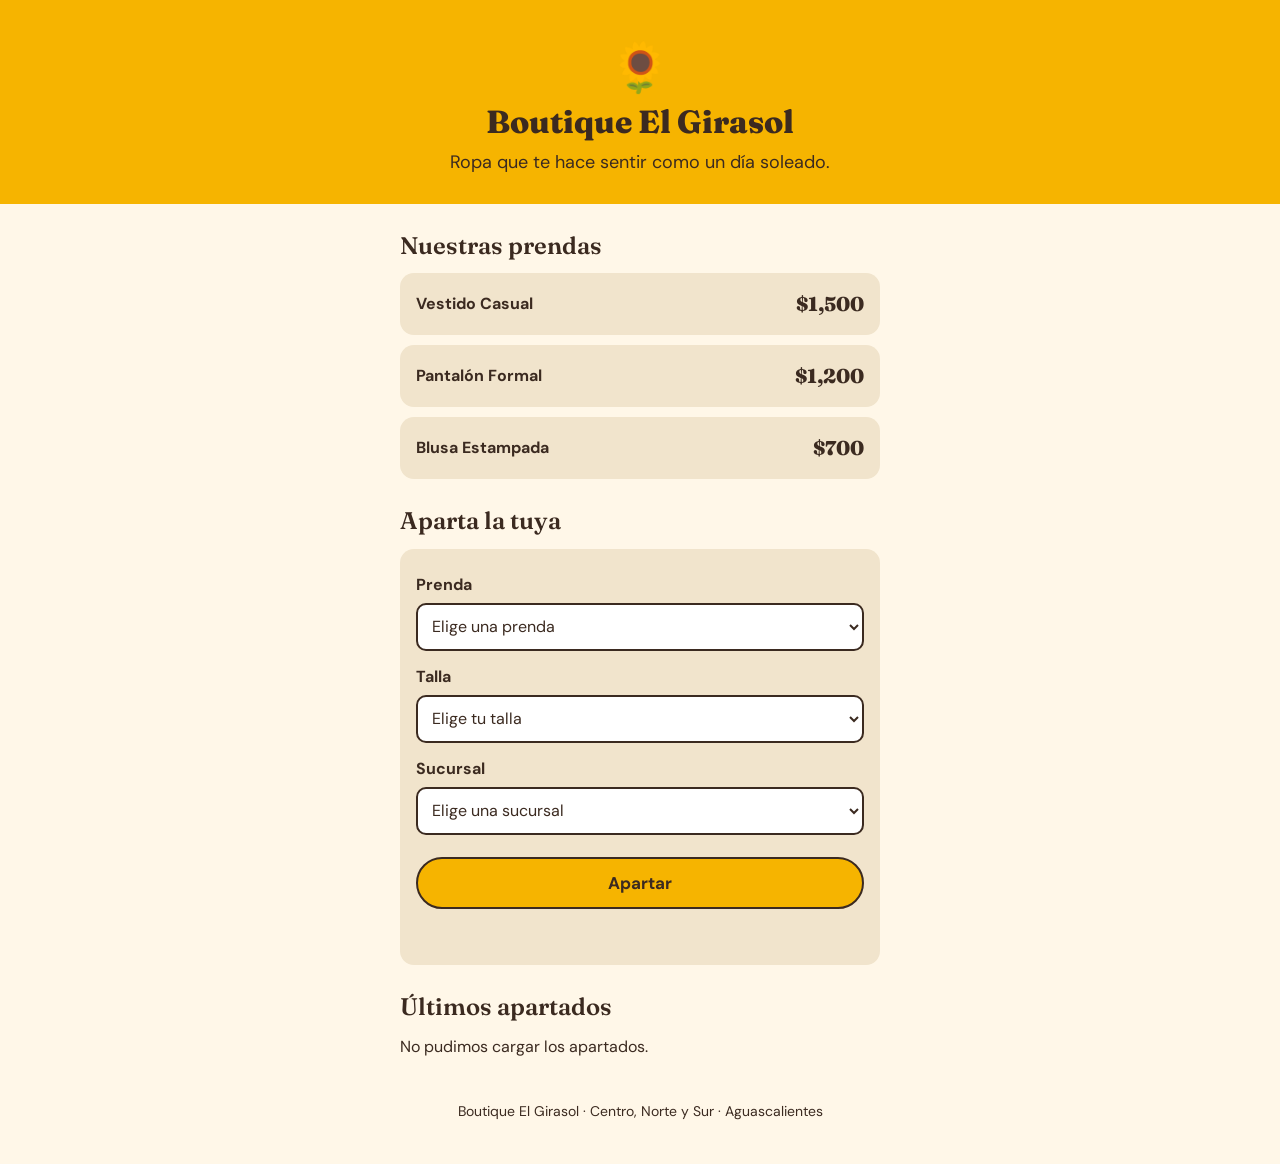
<file: index.html>
<!doctype html>
<html lang="es">
<head>
  <meta charset="utf-8">
  <meta name="viewport" content="width=device-width, initial-scale=1">
  <title>Boutique El Girasol | Aparta tu prenda</title>
  <meta name="description" content="Aparta tu prenda en Boutique El Girasol: Vestido Casual, Pantalón Formal o Blusa Estampada.">
  <link rel="preconnect" href="https://fonts.googleapis.com">
  <link rel="preconnect" href="https://fonts.gstatic.com" crossorigin>
  <link href="https://fonts.googleapis.com/css2?family=DM+Sans:wght@400;700&family=Fraunces:wght@600;800&display=swap" rel="stylesheet">
  <link rel="stylesheet" href="estilos.css">
</head>
<body>
  <header class="portada">
    <p class="sol" aria-hidden="true">🌻</p>
    <h1>Boutique El Girasol</h1>
    <p class="frase">Ropa que te hace sentir como un día soleado.</p>
  </header>

  <main>
    <section aria-labelledby="prendas">
      <h2 id="prendas">Nuestras prendas</h2>
      <ul class="prendas">
        <li><span class="nombre">Vestido Casual</span><span class="precio">$1,500</span></li>
        <li><span class="nombre">Pantalón Formal</span><span class="precio">$1,200</span></li>
        <li><span class="nombre">Blusa Estampada</span><span class="precio">$700</span></li>
      </ul>
    </section>

    <section aria-labelledby="apartar">
      <h2 id="apartar">Aparta la tuya</h2>
      <form id="apartado">
        <label for="prenda">Prenda</label>
        <select id="prenda" name="prenda" required>
          <option value="" selected disabled>Elige una prenda</option>
          <option>Vestido Casual</option>
          <option>Pantalón Formal</option>
          <option>Blusa Estampada</option>
        </select>

        <label for="talla">Talla</label>
        <select id="talla" name="talla" required>
          <option value="" selected disabled>Elige tu talla</option>
          <option>CH</option>
          <option>M</option>
          <option>G</option>
          <option>XG</option>
        </select>

        <label for="sucursal">Sucursal</label>
        <select id="sucursal" name="sucursal" required>
          <option value="" selected disabled>Elige una sucursal</option>
          <option>Centro</option>
          <option>Norte</option>
          <option>Sur</option>
        </select>

        <button type="submit">Apartar</button>
        <p id="mensaje" role="status" aria-live="polite"></p>
      </form>
    </section>

    <section aria-labelledby="ultimos">
      <h2 id="ultimos">Últimos apartados</h2>
      <ul id="lista" class="prendas" aria-live="polite"></ul>
    </section>
  </main>

  <footer><p>Boutique El Girasol · Centro, Norte y Sur · Aguascalientes</p></footer>
  <script src="app.js"></script>
</body>
</html>
</file>
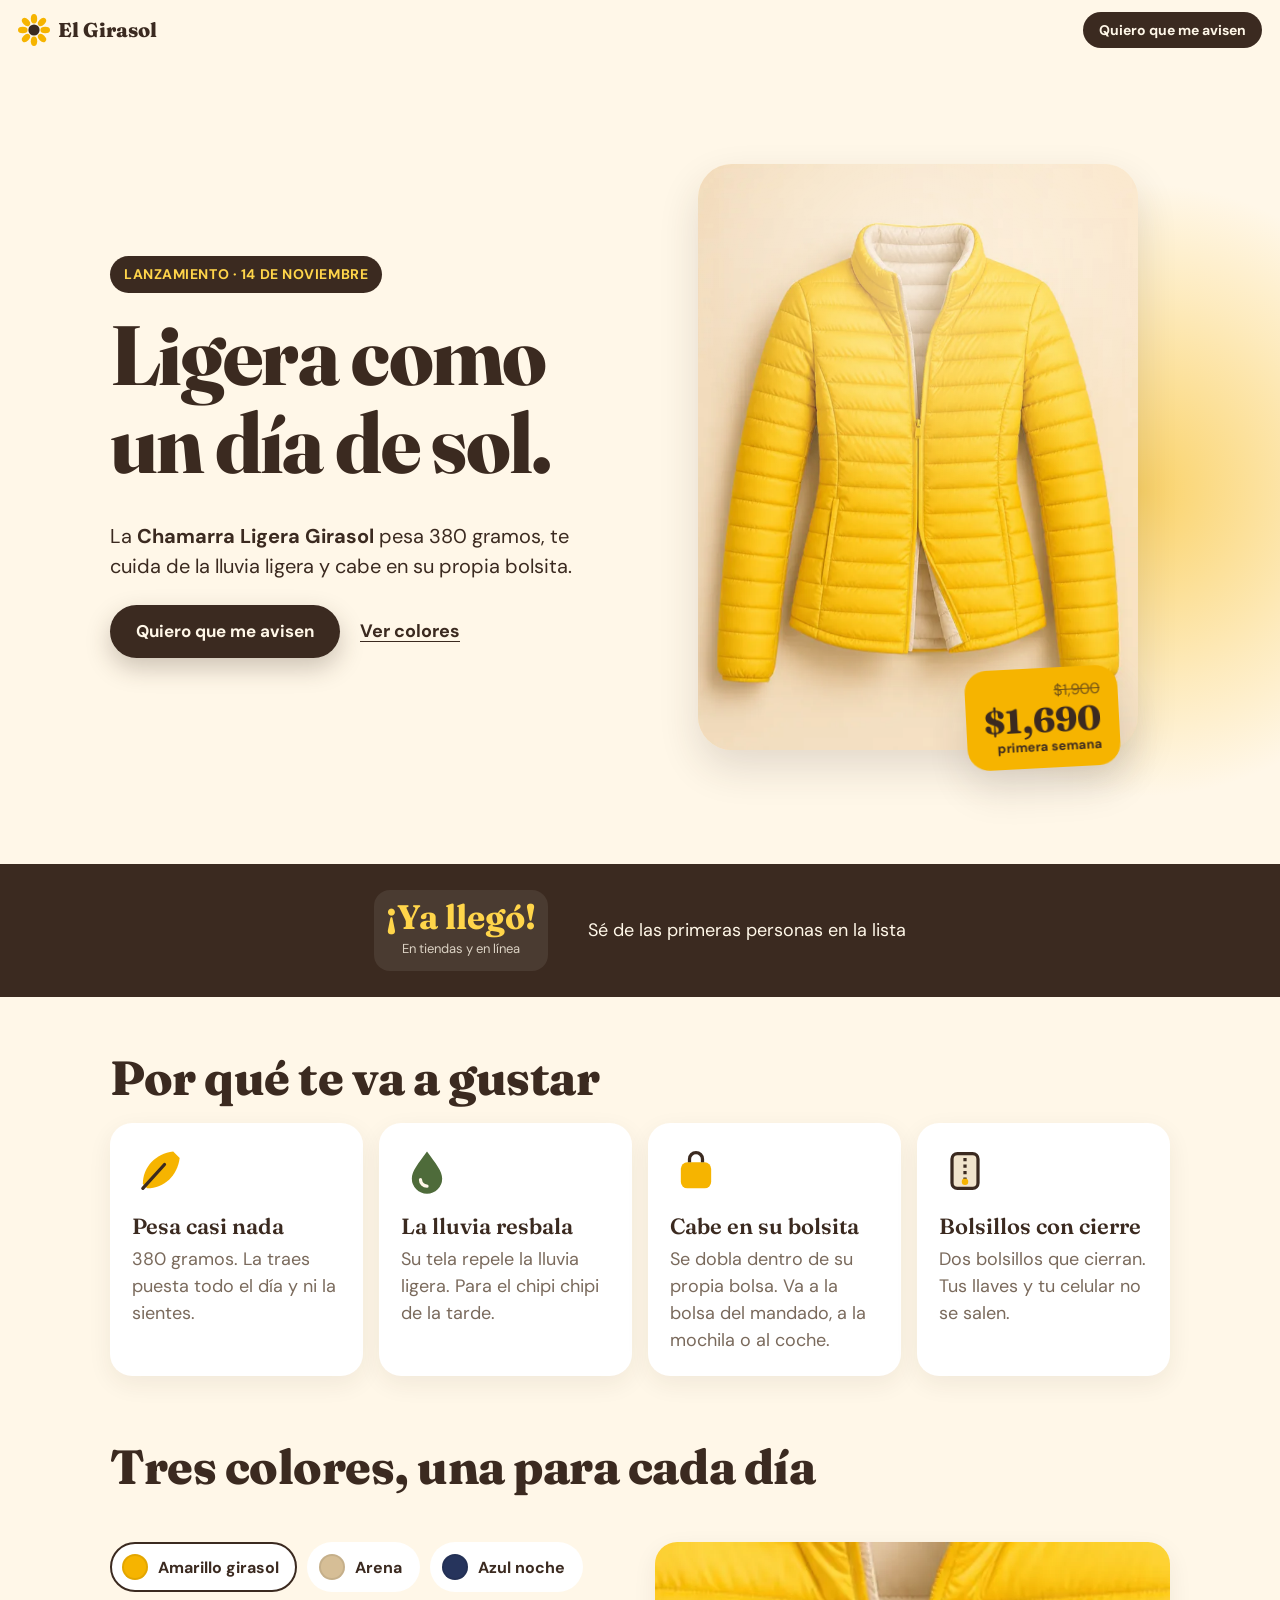
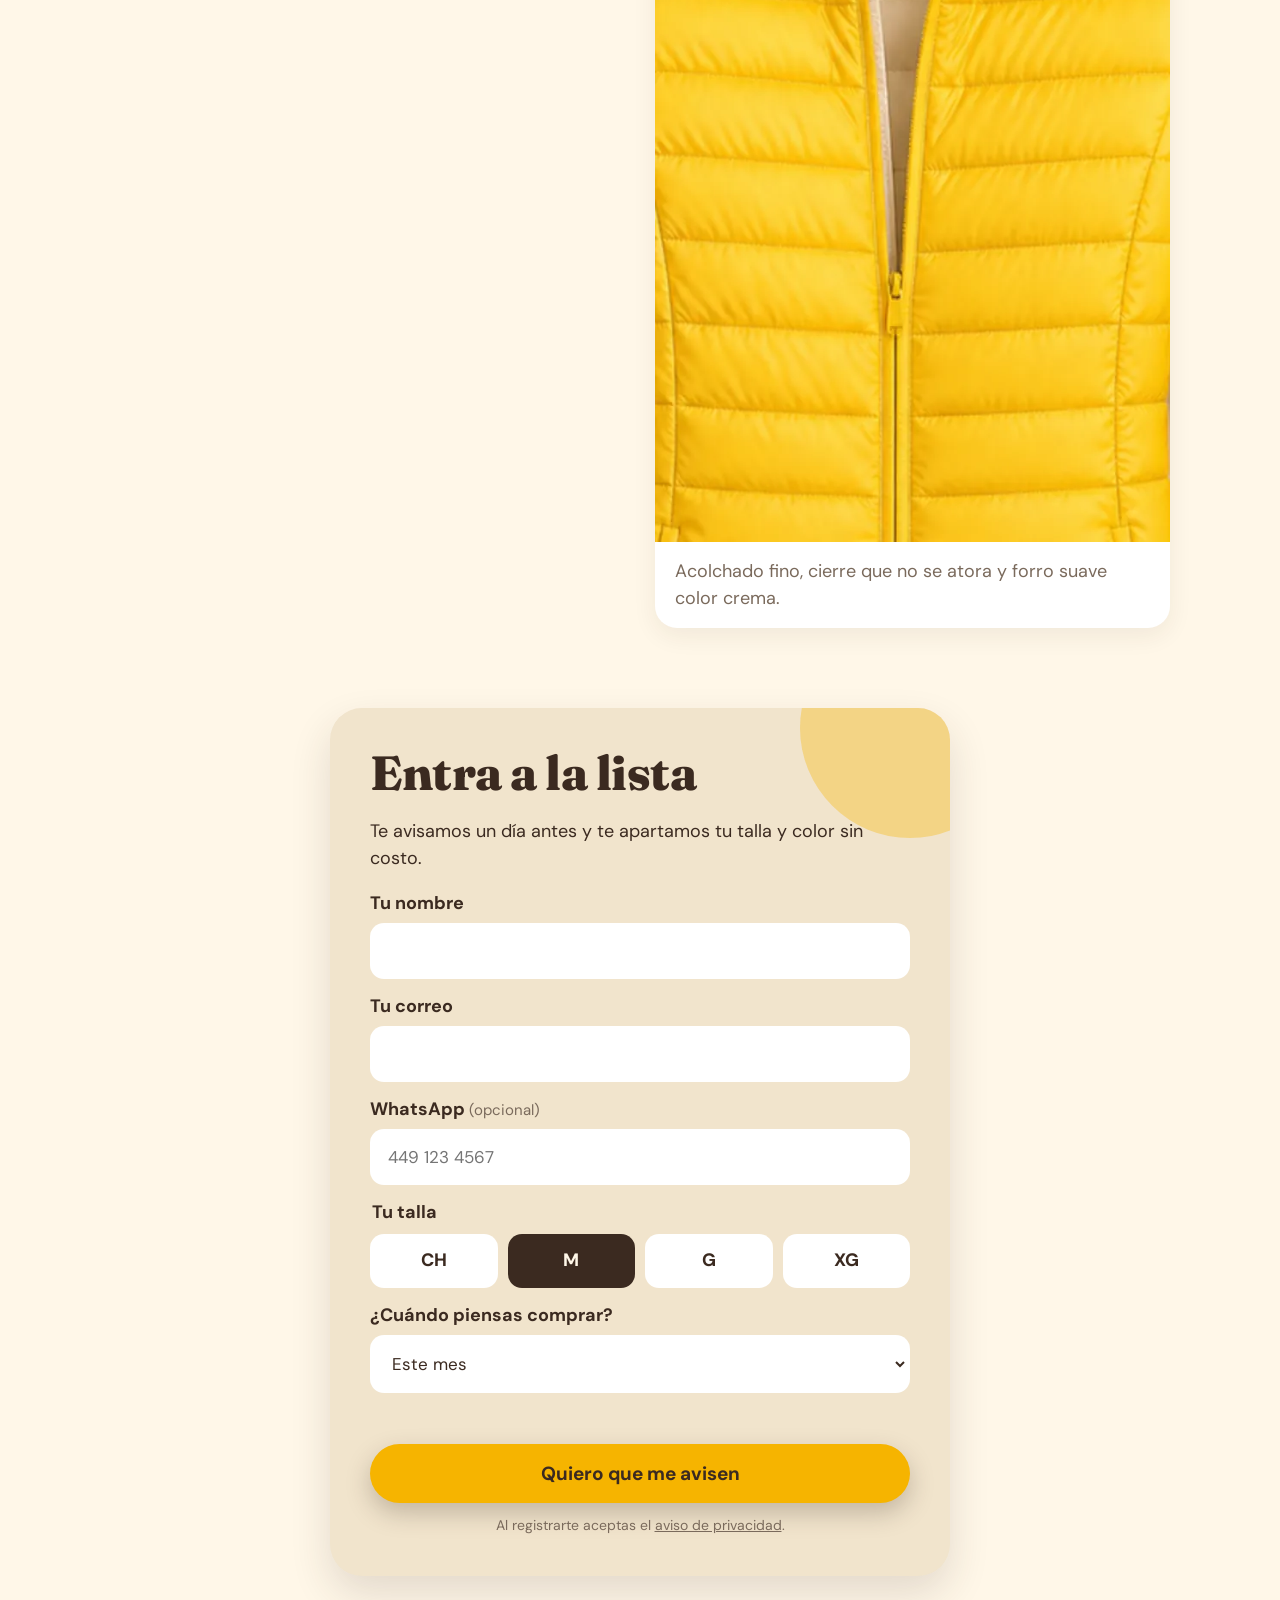
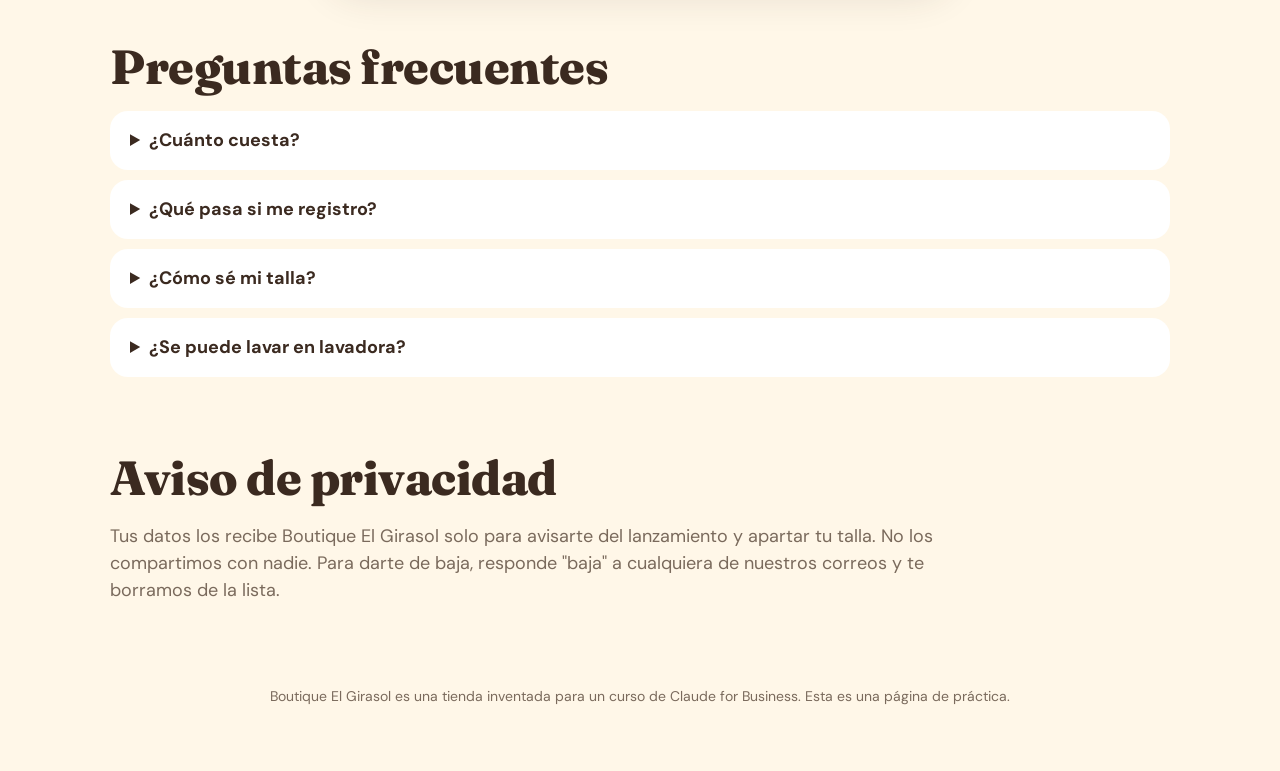
<file: respaldo/sitio/index.html>
<!doctype html>
<html lang="es">
<head>
  <meta charset="utf-8">
  <meta name="viewport" content="width=device-width, initial-scale=1, viewport-fit=cover">
  <title>Chamarra Ligera Girasol · Boutique El Girasol</title>
  <meta name="description" content="La Chamarra Ligera Girasol llega el 14 de noviembre. Entra a la lista y aparta tu talla sin costo.">
  <meta name="theme-color" content="#FFF7E8">
  <meta property="og:title" content="Chamarra Ligera Girasol">
  <meta property="og:description" content="Ligera como un día de sol. Entra a la lista y aparta tu talla.">
  <meta property="og:image" content="img/chamarra-amarilla.webp">
  <link rel="preconnect" href="https://fonts.googleapis.com">
  <link rel="preconnect" href="https://fonts.gstatic.com" crossorigin>
  <link href="https://fonts.googleapis.com/css2?family=DM+Sans:wght@400;700&family=Fraunces:opsz,wght@9..144,600;9..144,800&display=swap" rel="stylesheet">
  <link rel="preload" as="image" href="img/chamarra-amarilla.webp">
  <link rel="stylesheet" href="estilos.css">
</head>
<body>
  <header class="barra">
    <a class="marca" href="#inicio" aria-label="Boutique El Girasol">
      <svg class="sol" viewBox="0 0 40 40" aria-hidden="true"><g fill="#F6B400">
        <ellipse cx="20" cy="6" rx="4" ry="6"/><ellipse cx="20" cy="34" rx="4" ry="6"/><ellipse cx="6" cy="20" rx="6" ry="4"/><ellipse cx="34" cy="20" rx="6" ry="4"/>
        <ellipse cx="10" cy="10" rx="4" ry="6" transform="rotate(-45 10 10)"/><ellipse cx="30" cy="30" rx="4" ry="6" transform="rotate(-45 30 30)"/>
        <ellipse cx="30" cy="10" rx="4" ry="6" transform="rotate(45 30 10)"/><ellipse cx="10" cy="30" rx="4" ry="6" transform="rotate(45 10 30)"/></g>
        <circle cx="20" cy="20" r="7" fill="#3B2A20"/></svg>
      <span>El Girasol</span>
    </a>
    <a class="btn chico" href="#registro">Quiero que me avisen</a>
  </header>

  <main>
    <section id="inicio" class="portada">
      <div class="halo" aria-hidden="true"></div>
      <div class="texto-portada">
        <p class="etiqueta">Lanzamiento · 14 de noviembre</p>
        <h1>Ligera como un día de sol.</h1>
        <p class="bajada">La <strong>Chamarra Ligera Girasol</strong> pesa 380 gramos, te cuida de la lluvia ligera y cabe en su propia bolsita.</p>
        <div class="acciones">
          <a class="btn" href="#registro">Quiero que me avisen</a>
          <a class="enlace" href="#colores">Ver colores</a>
        </div>
      </div>
      <div class="escena" id="escena">
        <div class="tarjeta3d" id="tarjeta3d">
          <img id="foto" src="img/chamarra-amarilla.webp" width="720" height="960" alt="Chamarra Ligera Girasol color amarillo girasol, acolchada, con forro crema">
          <div class="brillo" aria-hidden="true"></div>
        </div>
        <div class="precio" aria-label="Precio de lanzamiento 1,690 pesos, precio regular 1,900 pesos">
          <span class="antes">$1,900</span><span class="ahora">$1,690</span><span class="nota">primera semana</span>
        </div>
      </div>
    </section>

    <section class="cinta" aria-label="Cuenta regresiva y lista">
      <div class="reloj" id="reloj" aria-live="off">
        <div><b id="r-dias">00</b><span>días</span></div>
        <div><b id="r-horas">00</b><span>horas</span></div>
        <div><b id="r-min">00</b><span>min</span></div>
        <div><b id="r-seg">00</b><span>seg</span></div>
      </div>
      <p class="lista" id="lista" aria-live="polite">Ya somos <b id="cuantos">…</b> en la lista</p>
    </section>

    <section class="seccion" id="por-que">
      <h2>Por qué te va a gustar</h2>
      <div class="beneficios">
        <article class="beneficio aparece"><svg viewBox="0 0 48 48" aria-hidden="true"><path d="M38 6C22 8 10 20 10 36l4 4c16 0 28-12 30-28z" fill="#F6B400"/><path d="M10 40 30 18" stroke="#3B2A20" stroke-width="3" stroke-linecap="round"/></svg>
          <h3>Pesa casi nada</h3><p>380 gramos. La traes puesta todo el día y ni la sientes.</p></article>
        <article class="beneficio aparece"><svg viewBox="0 0 48 48" aria-hidden="true"><path d="M24 6c8 11 14 18 14 25a14 14 0 0 1-28 0c0-7 6-14 14-25z" fill="#4E6B3A"/><path d="M18 32a6 6 0 0 0 6 6" stroke="#FFF7E8" stroke-width="3" stroke-linecap="round" fill="none"/></svg>
          <h3>La lluvia resbala</h3><p>Su tela repele la lluvia ligera. Para el chipi chipi de la tarde.</p></article>
        <article class="beneficio aparece"><svg viewBox="0 0 48 48" aria-hidden="true"><rect x="10" y="16" width="28" height="24" rx="6" fill="#F6B400"/><path d="M18 16v-3a6 6 0 0 1 12 0v3" stroke="#3B2A20" stroke-width="3" fill="none"/></svg>
          <h3>Cabe en su bolsita</h3><p>Se dobla dentro de su propia bolsa. Va a la bolsa del mandado, a la mochila o al coche.</p></article>
        <article class="beneficio aparece"><svg viewBox="0 0 48 48" aria-hidden="true"><rect x="12" y="8" width="24" height="32" rx="5" fill="#F1E4CC" stroke="#3B2A20" stroke-width="3"/><path d="M24 12v20" stroke="#3B2A20" stroke-width="3" stroke-dasharray="3 3"/><circle cx="24" cy="34" r="3" fill="#F6B400"/></svg>
          <h3>Bolsillos con cierre</h3><p>Dos bolsillos que cierran. Tus llaves y tu celular no se salen.</p></article>
      </div>
    </section>

    <section class="seccion colores" id="colores">
      <h2>Tres colores, una para cada día</h2>
      <div class="selector" role="radiogroup" aria-label="Color de la chamarra">
        <button class="muestra activa" role="radio" aria-checked="true" data-foto="img/chamarra-amarilla.webp" data-nombre="Amarillo girasol" style="--c:#F6B400"><span></span>Amarillo girasol</button>
        <button class="muestra" role="radio" aria-checked="false" data-foto="img/chamarra-arena.webp" data-nombre="Arena" style="--c:#D6BE96"><span></span>Arena</button>
        <button class="muestra" role="radio" aria-checked="false" data-foto="img/chamarra-azul.webp" data-nombre="Azul noche" style="--c:#26345C"><span></span>Azul noche</button>
      </div>
      <figure class="detalle aparece">
        <img src="img/detalle.webp" width="600" height="600" loading="lazy" alt="Acercamiento a la tela acolchada y al cierre de la chamarra">
        <figcaption>Acolchado fino, cierre que no se atora y forro suave color crema.</figcaption>
      </figure>
    </section>

    <section class="seccion registro" id="registro">
      <div class="caja-registro">
        <h2>Entra a la lista</h2>
        <p>Te avisamos un día antes y te apartamos tu talla y color sin costo.</p>
        <form id="forma" novalidate>
          <label>Tu nombre<input id="nombre" name="nombre" autocomplete="name" maxlength="80" required></label>
          <label>Tu correo<input id="correo" name="correo" type="email" inputmode="email" autocomplete="email" maxlength="120" required></label>
          <label>WhatsApp <small>(opcional)</small><input id="whatsapp" name="whatsapp" type="tel" inputmode="tel" autocomplete="tel" maxlength="20" placeholder="449 123 4567"></label>
          <fieldset>
            <legend>Tu talla</legend>
            <div class="tallas">
              <label><input type="radio" name="opcion" value="CH"><span>CH</span></label>
              <label><input type="radio" name="opcion" value="M" checked><span>M</span></label>
              <label><input type="radio" name="opcion" value="G"><span>G</span></label>
              <label><input type="radio" name="opcion" value="XG"><span>XG</span></label>
            </div>
          </fieldset>
          <label>¿Cuándo piensas comprar?
            <select id="cuando" name="cuando">
              <option>Este mes</option><option>En los próximos 3 meses</option><option>Solo estoy viendo</option>
            </select></label>
          <p class="mensaje" id="mensaje" role="status"></p>
          <button class="btn grande" id="enviar" type="submit">Quiero que me avisen</button>
          <p class="privacidad">Al registrarte aceptas el <a href="#aviso">aviso de privacidad</a>.</p>
        </form>
        <div class="gracias" id="gracias" hidden>
          <div class="sol-grande" aria-hidden="true">☀</div>
          <h2 id="gracias-titulo">¡Ya estás en la lista!</h2>
          <p>En unos minutos te llega un correo de bienvenida. Revisa también tu carpeta de spam.</p>
        </div>
      </div>
    </section>

    <section class="seccion" id="preguntas">
      <h2>Preguntas frecuentes</h2>
      <details><summary>¿Cuánto cuesta?</summary><p>$1,900. La primera semana, $1,690 en las tres sucursales y en línea.</p></details>
      <details><summary>¿Qué pasa si me registro?</summary><p>Te avisamos un día antes del lanzamiento y te apartamos tu talla y color sin costo durante la primera semana.</p></details>
      <details><summary>¿Cómo sé mi talla?</summary><p>Es de corte regular. Si estás entre dos tallas y la quieres usar con suéter, elige la grande.</p></details>
      <details><summary>¿Se puede lavar en lavadora?</summary><p>Sí, en ciclo delicado con agua fría y sin suavizante. Se seca a la sombra.</p></details>
    </section>

    <section class="seccion aviso" id="aviso">
      <h2>Aviso de privacidad</h2>
      <p>Tus datos los recibe Boutique El Girasol solo para avisarte del lanzamiento y apartar tu talla. No los compartimos con nadie. Para darte de baja, responde "baja" a cualquiera de nuestros correos y te borramos de la lista.</p>
    </section>
  </main>

  <footer class="pie">
    <p>Boutique El Girasol es una tienda inventada para un curso de Claude for Business. Esta es una página de práctica.</p>
  </footer>

  <canvas id="confeti" aria-hidden="true"></canvas>
  <script src="config.js"></script>
  <script src="app.js" defer></script>
</body>
</html>
</file>
<file: estilos.css>
:root{--girasol:#F6B400;--cafe:#3B2A20;--crema:#FFF7E8;--hoja:#4E6B3A;--arena:#F1E4CC}
*{box-sizing:border-box}
body{margin:0;background:var(--crema);color:var(--cafe);font:400 1rem/1.5 "DM Sans",system-ui,sans-serif}
h1,h2{font-family:Fraunces,Georgia,serif;font-weight:800;line-height:1.15;margin:0}
.portada{background:var(--girasol);text-align:center;padding:32px 16px 28px}
.sol{font-size:3rem;margin:0}
.portada h1{font-size:2rem}
.frase{margin:8px 0 0;font-size:1.125rem}
main,footer{max-width:32rem;margin:0 auto;padding:0 16px}
section{padding:28px 0 0}
h2{font-size:1.5rem;font-weight:600;margin-bottom:14px}
.prendas{list-style:none;margin:0;padding:0;display:grid;gap:10px}
.prendas li{display:flex;justify-content:space-between;align-items:center;gap:12px;background:var(--arena);border-radius:14px;padding:16px}
.nombre{font-weight:700}
.precio{font-family:Fraunces,Georgia,serif;font-weight:800;font-size:1.25rem}
form{display:grid;gap:6px;background:var(--arena);border-radius:14px;padding:16px}
label{font-weight:700;margin-top:8px}
select{width:100%;min-height:48px;font:inherit;color:var(--cafe);background:#fff;border:2px solid var(--cafe);border-radius:10px;padding:0 10px}
button{min-height:52px;margin-top:16px;font:700 1.0625rem "DM Sans",sans-serif;color:var(--cafe);background:var(--girasol);border:2px solid var(--cafe);border-radius:999px;cursor:pointer}
button:active{transform:translateY(1px)}
:focus-visible{outline:3px solid var(--hoja);outline-offset:2px}
#mensaje{margin:10px 0 0;min-height:1.5em;font-weight:700;color:var(--hoja);text-align:center}
footer{padding-top:28px;padding-bottom:28px;text-align:center;font-size:.875rem}
#lista .detalle{font-size:.9375rem}
#lista .vacio{display:block;background:none;padding:0}
</file>
<file: respaldo/sitio/estilos.css>
:root {
  --girasol: #F6B400;
  --girasol-2: #FFD54A;
  --cafe: #3B2A20;
  --crema: #FFF7E8;
  --hoja: #4E6B3A;
  --arena: #F1E4CC;
  --gris: #7A6A5C;
  --radio: 22px;
  --sombra: 0 18px 40px rgba(59, 42, 32, .14);
}
* { box-sizing: border-box; }
html { scroll-behavior: smooth; -webkit-text-size-adjust: 100%; }
body { margin: 0; background: var(--crema); color: var(--cafe); font: 18px/1.5 "DM Sans", system-ui, sans-serif; overflow-x: hidden; }
img { max-width: 100%; display: block; }
h1, h2, h3 { font-family: "Fraunces", Georgia, serif; line-height: 1.05; margin: 0 0 .4em; }
h1 { font-weight: 800; font-size: clamp(42px, 11vw, 84px); letter-spacing: -.02em; }
h2 { font-weight: 800; font-size: clamp(30px, 7vw, 48px); letter-spacing: -.01em; }
h3 { font-weight: 600; font-size: 22px; }
a { color: inherit; }

.barra {
  position: sticky; top: 0; z-index: 10; display: flex; align-items: center; justify-content: space-between;
  padding: 12px 18px; background: rgba(255, 247, 232, .85); backdrop-filter: blur(12px); -webkit-backdrop-filter: blur(12px);
}
.marca { display: flex; align-items: center; gap: 8px; text-decoration: none; font-family: "Fraunces", serif; font-weight: 800; font-size: 20px; }
.sol { width: 32px; height: 32px; animation: girar 18s linear infinite; }
@keyframes girar { to { transform: rotate(360deg); } }

.btn {
  display: inline-flex; align-items: center; justify-content: center; gap: 8px; border: 0; cursor: pointer;
  background: var(--cafe); color: var(--crema); font: 700 17px/1 "DM Sans", sans-serif; text-decoration: none;
  padding: 18px 26px; border-radius: 999px; box-shadow: 0 10px 24px rgba(59, 42, 32, .25);
  transition: transform .15s ease, box-shadow .15s ease, background .2s;
}
.btn:hover { transform: translateY(-2px); box-shadow: 0 14px 30px rgba(59, 42, 32, .3); }
.btn:active { transform: scale(.97); }
.btn.chico { padding: 11px 16px; font-size: 14px; box-shadow: none; }
.btn.grande { width: 100%; padding: 20px; font-size: 19px; background: var(--girasol); color: var(--cafe); }
.btn[disabled] { opacity: .6; cursor: default; transform: none; }
.enlace { font-weight: 700; text-underline-offset: 4px; }

.portada { position: relative; padding: 30px 20px 40px; display: grid; gap: 26px; max-width: 1100px; margin: 0 auto; }
.halo {
  position: absolute; z-index: -1; width: 620px; height: 620px; right: -260px; top: 120px; border-radius: 50%;
  background: radial-gradient(circle, rgba(246, 180, 0, .55) 0%, rgba(246, 180, 0, .18) 45%, rgba(246, 180, 0, 0) 70%);
  animation: latir 6s ease-in-out infinite;
}
@keyframes latir { 50% { transform: scale(1.08); } }
.etiqueta { display: inline-block; background: var(--cafe); color: var(--girasol-2); font-weight: 700; font-size: 14px; letter-spacing: .04em; text-transform: uppercase; padding: 8px 14px; border-radius: 999px; margin: 0 0 18px; }
.bajada { font-size: 20px; max-width: 34ch; margin: 0 0 24px; }
.acciones { display: flex; align-items: center; gap: 20px; flex-wrap: wrap; }

.escena { position: relative; perspective: 1000px; display: grid; place-items: center; }
.tarjeta3d {
  position: relative; width: min(86vw, 440px); aspect-ratio: 3 / 4; border-radius: 34px; overflow: hidden;
  background: linear-gradient(160deg, #FFF3D6, #F3DDB0); box-shadow: var(--sombra);
  transform-style: preserve-3d; transform: rotateX(var(--rx, 0deg)) rotateY(var(--ry, 0deg)); transition: transform .12s ease-out;
}
.tarjeta3d img { width: 100%; height: 100%; object-fit: cover; transform: translateZ(40px) scale(1.02); transition: opacity .35s ease; }
.tarjeta3d img.cambiando { opacity: 0; }
.brillo {
  position: absolute; inset: 0; pointer-events: none;
  background: radial-gradient(circle at var(--gx, 50%) var(--gy, 20%), rgba(255, 255, 255, .45), rgba(255, 255, 255, 0) 45%);
}
.precio {
  position: absolute; bottom: -18px; right: max(4vw, calc(50% - 250px)); background: var(--girasol); color: var(--cafe);
  border-radius: 22px; padding: 12px 18px; box-shadow: var(--sombra); display: grid; text-align: right; transform: rotate(-3deg);
}
.precio .antes { text-decoration: line-through; font-size: 15px; opacity: .7; }
.precio .ahora { font-family: "Fraunces", serif; font-weight: 800; font-size: 34px; line-height: 1; }
.precio .nota { font-size: 13px; font-weight: 700; }

.cinta { background: var(--cafe); color: var(--crema); padding: 26px 20px; display: grid; gap: 14px; justify-items: center; margin-top: 30px; }
.reloj { display: flex; gap: 10px; }
.reloj div { background: rgba(255, 247, 232, .08); border-radius: 16px; padding: 10px 12px; min-width: 70px; text-align: center; }
.reloj b { display: block; font-family: "Fraunces", serif; font-size: 34px; line-height: 1; color: var(--girasol-2); font-variant-numeric: tabular-nums; }
.reloj span { font-size: 13px; opacity: .8; }
.lista { margin: 0; font-size: 18px; }
.lista b { color: var(--girasol-2); font-size: 24px; font-variant-numeric: tabular-nums; }

.seccion { max-width: 1100px; margin: 0 auto; padding: 56px 20px 10px; }
.beneficios { display: grid; gap: 16px; }
.beneficio { background: #fff; border-radius: var(--radio); padding: 22px; box-shadow: 0 8px 24px rgba(59, 42, 32, .07); }
.beneficio svg { width: 52px; height: 52px; margin-bottom: 10px; }
.beneficio p { margin: 0; color: var(--gris); }

.selector { display: flex; gap: 10px; flex-wrap: wrap; margin-bottom: 22px; }
.muestra { display: inline-flex; align-items: center; gap: 10px; border: 2px solid transparent; background: #fff; border-radius: 999px; padding: 10px 16px 10px 10px; font: 700 16px "DM Sans", sans-serif; color: var(--cafe); cursor: pointer; }
.muestra span { width: 26px; height: 26px; border-radius: 50%; background: var(--c); box-shadow: inset 0 0 0 2px rgba(0, 0, 0, .08); }
.muestra.activa { border-color: var(--cafe); }
.detalle { margin: 0; background: #fff; border-radius: var(--radio); overflow: hidden; box-shadow: 0 8px 24px rgba(59, 42, 32, .07); }
.detalle figcaption { padding: 16px 20px; color: var(--gris); }

.registro { padding-top: 70px; }
.caja-registro { background: var(--arena); border-radius: 32px; padding: 30px 22px; box-shadow: var(--sombra); position: relative; overflow: hidden; }
.caja-registro::before { content: ""; position: absolute; width: 220px; height: 220px; border-radius: 50%; background: rgba(246, 180, 0, .35); top: -90px; right: -70px; }
.caja-registro > * { position: relative; }
form label { display: block; font-weight: 700; margin: 14px 0; }
form small { font-weight: 400; color: var(--gris); }
input, select { width: 100%; margin-top: 6px; font: 17px "DM Sans", sans-serif; padding: 15px 16px; border-radius: 14px; border: 2px solid transparent; background: #fff; color: var(--cafe); }
input:focus, select:focus { outline: none; border-color: var(--girasol); }
input[aria-invalid="true"] { border-color: #C2410C; }
fieldset { border: 0; padding: 0; margin: 14px 0; }
legend { font-weight: 700; margin-bottom: 8px; }
.tallas { display: flex; gap: 10px; }
.tallas label { margin: 0; flex: 1; }
.tallas input { position: absolute; opacity: 0; width: 1px; height: 1px; }
.tallas span { display: grid; place-items: center; height: 54px; border-radius: 14px; background: #fff; font-weight: 800; cursor: pointer; border: 2px solid transparent; }
.tallas input:checked + span { background: var(--cafe); color: var(--crema); }
.tallas input:focus-visible + span { border-color: var(--girasol); }
.mensaje { min-height: 1.4em; font-weight: 700; color: #C2410C; margin: 6px 0 12px; }
.privacidad { font-size: 14px; color: var(--gris); text-align: center; margin: 12px 0 0; }
.gracias { text-align: center; padding: 20px 0; animation: entrar .6s ease; }
.sol-grande { font-size: 84px; line-height: 1; color: var(--girasol); animation: girar 8s linear infinite; display: inline-block; }
@keyframes entrar { from { opacity: 0; transform: translateY(16px) scale(.96); } }

details { background: #fff; border-radius: 18px; padding: 16px 20px; margin: 10px 0; }
summary { font-weight: 700; cursor: pointer; }
details p { margin: 10px 0 0; color: var(--gris); }
.aviso p { color: var(--gris); max-width: 70ch; }
.pie { text-align: center; color: var(--gris); font-size: 14px; padding: 40px 20px 50px; }

.aparece { opacity: 0; transform: translateY(24px); transition: opacity .7s ease, transform .7s ease; }
.aparece.visible { opacity: 1; transform: none; }
#confeti { position: fixed; inset: 0; width: 100%; height: 100%; pointer-events: none; z-index: 50; }

@media (min-width: 860px) {
  .portada { grid-template-columns: 1.05fr 1fr; align-items: center; padding-top: 60px; min-height: 86vh; }
  .beneficios { grid-template-columns: repeat(4, 1fr); }
  .colores { display: grid; grid-template-columns: 1fr 1fr; gap: 30px; align-items: start; }
  .colores h2 { grid-column: 1 / -1; }
  .caja-registro { max-width: 620px; margin: 0 auto; padding: 40px; }
  .cinta { grid-template-columns: auto auto; justify-content: center; gap: 40px; align-items: center; }
}
@media (prefers-reduced-motion: reduce) {
  *, *::before, *::after { animation: none !important; transition: none !important; }
  .aparece { opacity: 1; transform: none; }
}
</file>
